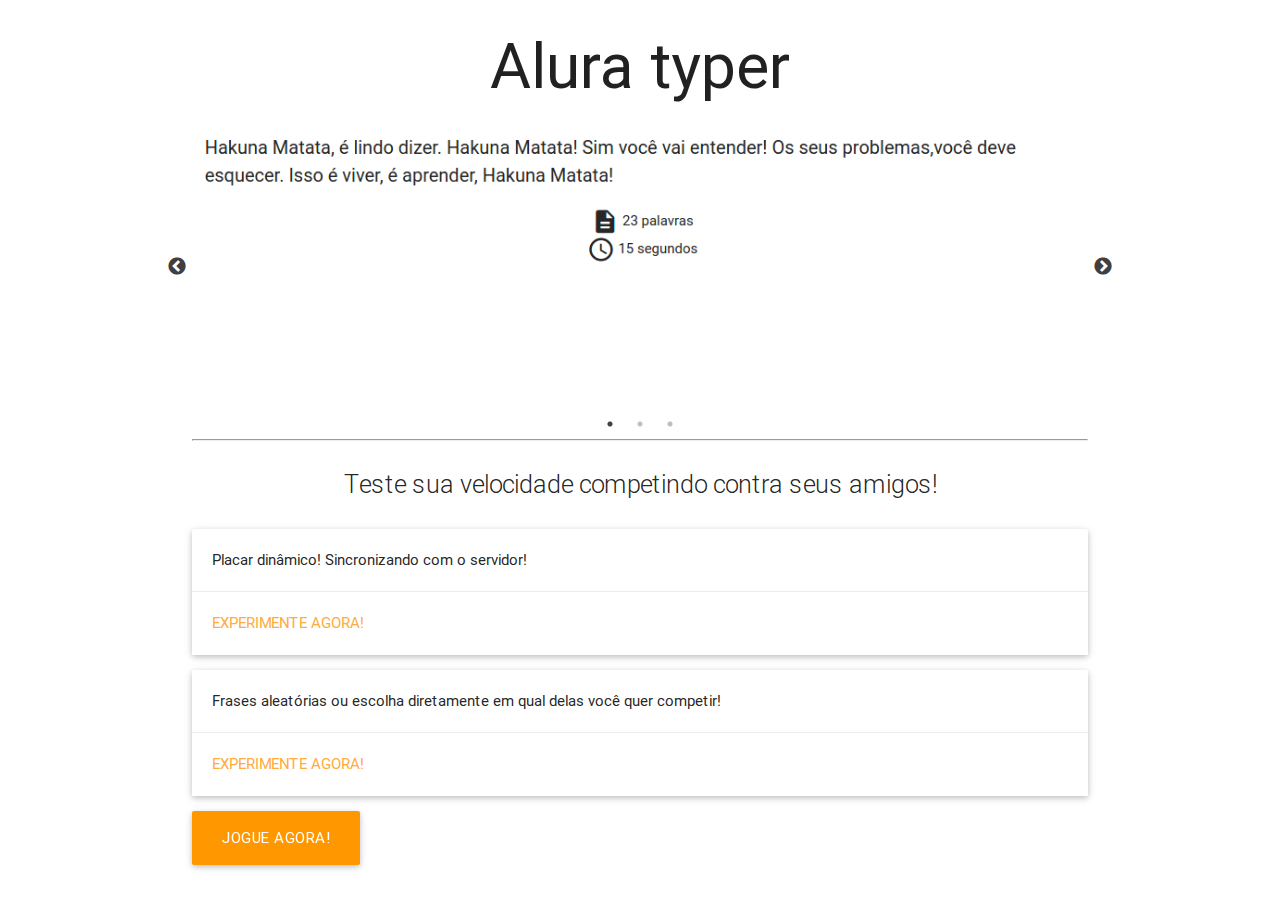
<file: public/index.html>
<!DOCTYPE html>
<html lang="en">
<head>
    <meta charset="UTF-8">
    <title>Alura Typer</title>
    <!--Import materialize.css-->
    <link rel="stylesheet" href="css/libs/materialize.min.css">
    <!-- Import Google Material Icons -->
    <link href="css/libs/google-fonts.css" rel="stylesheet">
    <link rel="stylesheet" type="text/css" href="slick/slick.css"/>
    <link rel="stylesheet" type="text/css" href="slick/slick-theme.css"/>
    <link rel="stylesheet" href="css/estilos.css"/>
 
</head>
<body>
    <section class="container">
        <h1 class="center titulo header">Alura typer</h1>
        <div class="slider">
            <img src="img/slide1.png" class="imagem-jogo">
            <img src="img/slide2.png" class="imagem-jogo">
            <img src="img/slide3.png" class="imagem-jogo">
        </div>
        <hr>
        <p class="flow-text center">Teste sua velocidade competindo contra seus amigos!</p>
        <div class="card">
           <div class="card-image">
             <!-- <img src="images/sample-1.jpg"> -->
           </div>
           <div class="card-content">
             <p>Placar dinâmico! Sincronizando com o servidor!</p>
           </div>
           <div class="card-action">
             <a href="principal.html">Experimente agora!</a>
           </div>
         </div>
         <div class="card">
           <div class="card-image">
             <!-- <img src="img/sl.jpg"> -->
           </div>
           <div class="card-content">
             <p>Frases aleatórias ou escolha diretamente em qual delas você quer competir!</p>
           </div>
           <div class="card-action">
             <a href="principal.html">Experimente agora!</a>
           </div>
         </div>

         <a class="waves-effect waves-light btn-large orange" id="botao-jogue" href="principal.html">Jogue agora!</a>

    </section>

    <script src="js/jquery.js"></script>
    <script src="slick/slick.min.js"></script>
    <script src="js/slider.js"></script>


</body>
</html>
</file>
<file: public/css/libs/google-fonts.css>
/* fallback */
@font-face {
  font-family: 'Material Icons';
  font-style: normal;
  font-weight: 400;
  src: local('../../fonts/Material Icons'), local('../../fonts/MaterialIcons-Regular'), url(https://fonts.gstatic.com/s/materialicons/v17/2fcrYFNaTjcS6g4U3t-Y5ZjZjT5FdEJ140U2DJYC3mY.woff2) format('woff2');
}

.material-icons {
  font-family: 'Material Icons';
  font-weight: normal;
  font-style: normal;
  font-size: 24px;
  line-height: 1;
  letter-spacing: normal;
  text-transform: none;
  display: inline-block;
  white-space: nowrap;
  word-wrap: normal;
  direction: ltr;
  -webkit-font-feature-settings: 'liga';
  -webkit-font-smoothing: antialiased;
}
</file>
<file: public/css/estilos.css>
body {
    overflow: scroll;
}

.frase{
    font-size: 20px;
    font-weight: 500;
    font-style: italic;
    text-align: left;
    
}

.campo-digitacao{
    font-size: 20px;
    height: 100px;
    line-height: 30px;
    resize: none;
    border:  1px solid #ccc ;
}


.campo-desativado{
   background-color: #f1f2f3;
}

.icones {
    vertical-align: middle;
}

.borda-verde{
    border: 3px solid green;
}

.borda-vermelha{
    border: 3px solid red;
}

.placar{
    display: none;
}

#erro{
    color: red;
    display: none;
}

#spinner{
    display: none;
}

#frase-id{
    width: 100px;
    margin-left: 20px;
}

#botao-sync{
    float: right;
}

.slider {
    height: auto;
}

.slick-prev:before, .slick-next:before{
    color: black;
}

.select-usuarios{
    display: inline-block;
}
#usuarios{
    display: block;
}


.selectize-input {
    width: 150px;
    vertical-align: middle;
}
</file>
